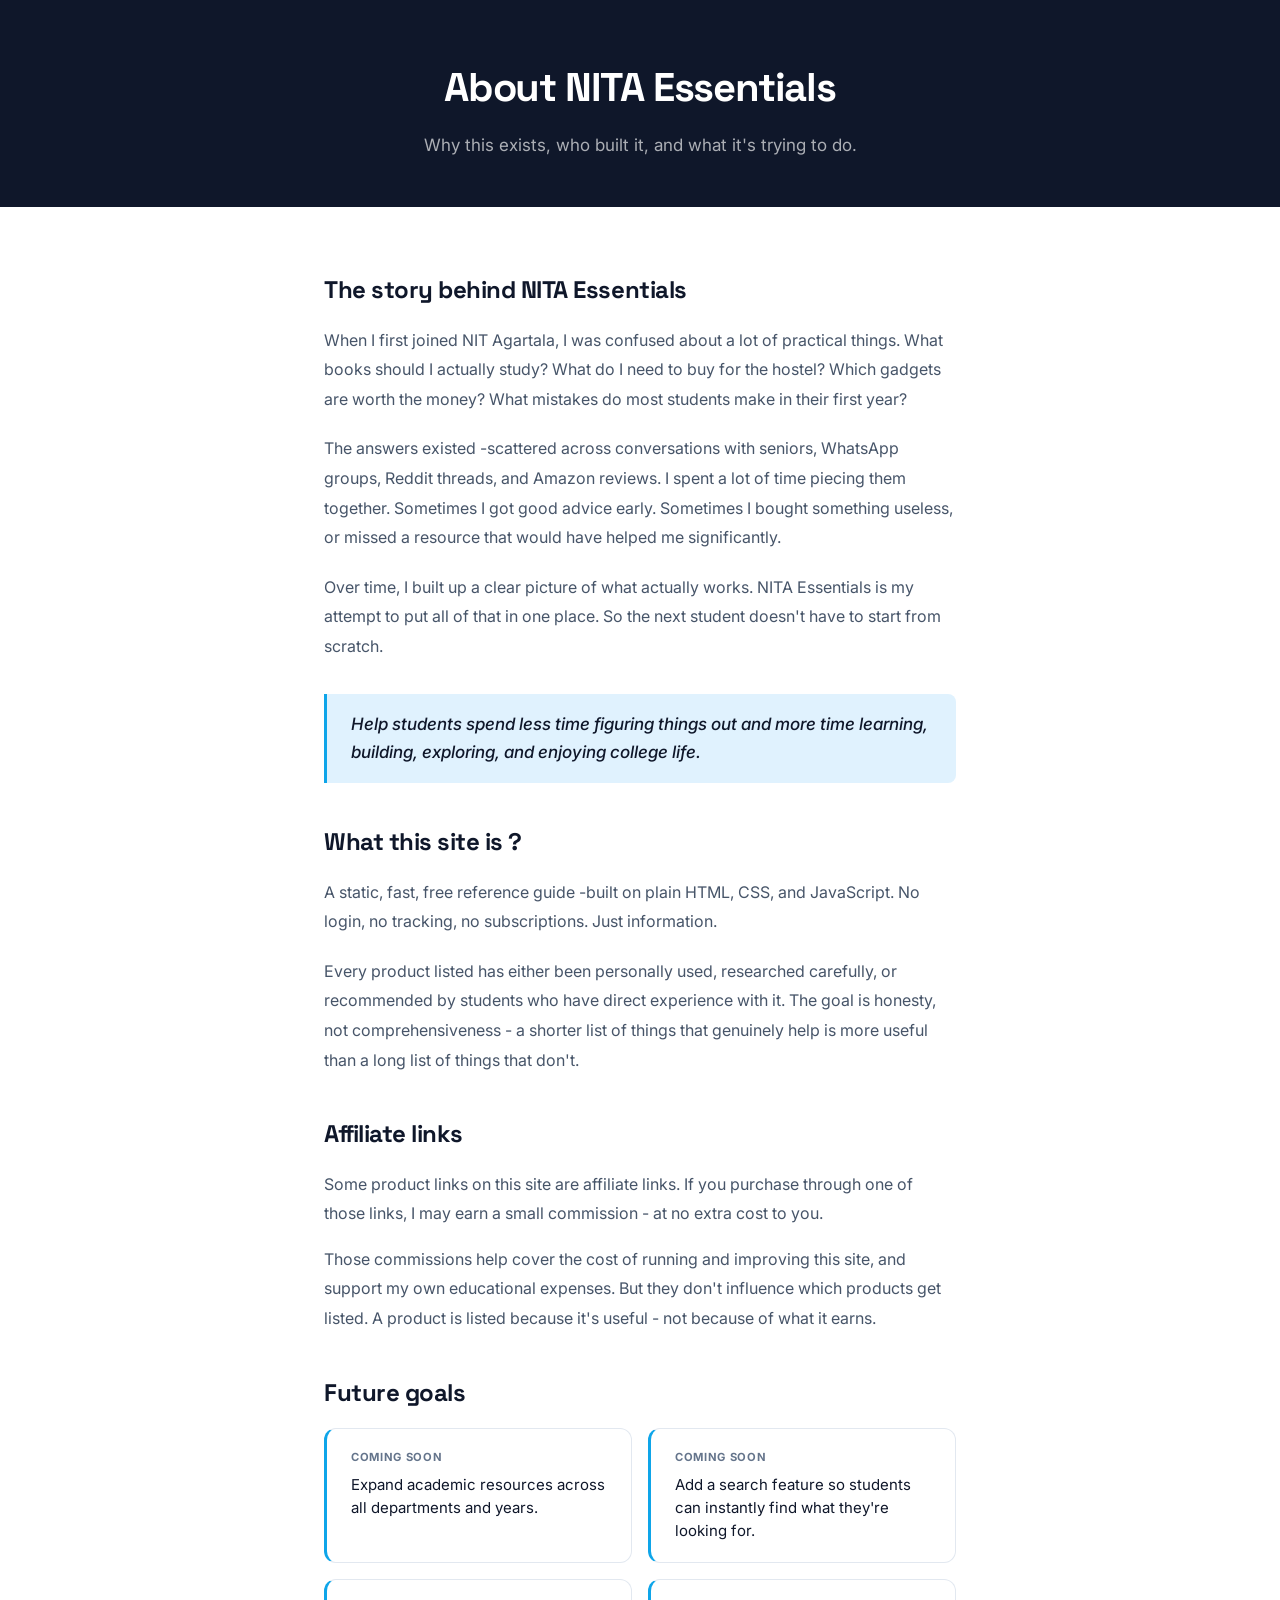
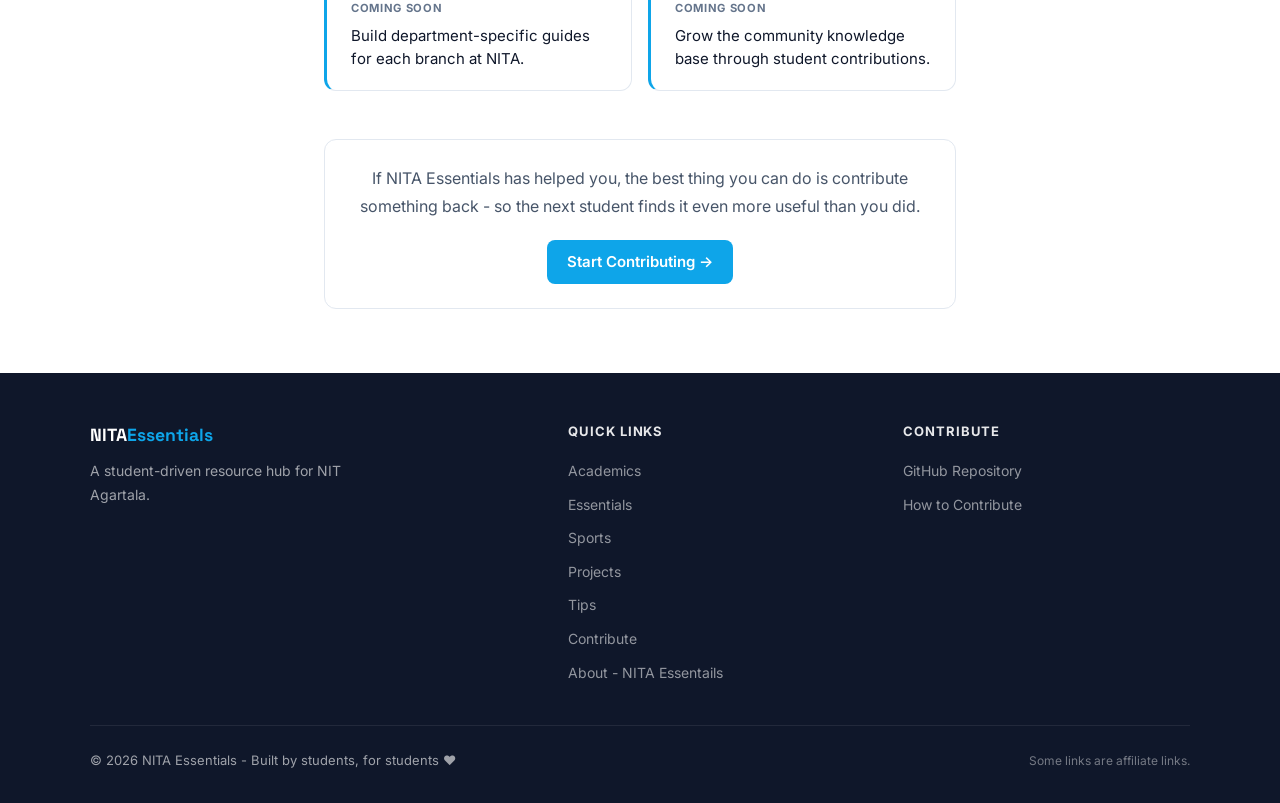
<file: about.html>
<!DOCTYPE html>
<html lang="en">
<head>
  <meta charset="UTF-8" />
  <meta name="viewport" content="width=device-width, initial-scale=1.0" />
  <title>About -National Institute of Technology Agartala Essentials</title>
  <meta name="description" content="Why NITA Essentials was created, who it's for, and the story behind it." />
  <link rel="stylesheet" href="./css/styles.css" />
  <link rel="stylesheet" href="./css/theme.css" />
  <!-- ICON For NITA-Essential -->
  <link rel="apple-touch-icon" sizes="180x180" href="./icon/apple-touch-icon.png">
    <link rel="icon" type="image/png" sizes="32x32" href="./icon/favicon-32x32.png">
    <link rel="icon" type="image/png" sizes="16x16" href="./icon/favicon-16x16.png">
    <link rel="manifest" href="./icon/site.webmanifest">
    
  <!-- Google tag (gtag.js) -->
    <script async src="https://www.googletagmanager.com/gtag/js?id=G-L8GYV0HE63"></script>
    <script>
      window.dataLayer = window.dataLayer || [];
      function gtag(){dataLayer.push(arguments);}
      gtag('js', new Date());

      gtag('config', 'G-L8GYV0HE63');
    </script>

</head>
<body>


<div class="page-hero">
  <div class="container">
    <h1>About NITA Essentials</h1>
    <p>Why this exists, who built it, and what it's trying to do.</p>
  </div>
</div>

<section class="section section-alt">
  <div class="container" style="max-width:680px;">

    <h2 class="section-title" style="margin-bottom:1rem;">The story behind NITA Essentials</h2>
    <p style="color:var(--text-light); line-height:1.85; margin-bottom:1.25rem; font-size:1rem;">When I first joined NIT Agartala, I was confused about a lot of practical things. What books should I actually study? What do I need to buy for the hostel? Which gadgets are worth the money? What mistakes do most students make in their first year?</p>
    <p style="color:var(--text-light); line-height:1.85; margin-bottom:1.25rem; font-size:1rem;">The answers existed -scattered across conversations with seniors, WhatsApp groups, Reddit threads, and Amazon reviews. I spent a lot of time piecing them together. Sometimes I got good advice early. Sometimes I bought something useless, or missed a resource that would have helped me significantly.</p>
    <p style="color:var(--text-light); line-height:1.85; margin-bottom:1.25rem; font-size:1rem;">Over time, I built up a clear picture of what actually works. NITA Essentials is my attempt to put all of that in one place. So the next student doesn't have to start from scratch.</p>

    <blockquote style="border-left:3px solid var(--teal); margin:2rem 0; padding:1rem 1.5rem; background:var(--teal-light); border-radius:0 var(--radius-sm) var(--radius-sm) 0;">
      <p style="font-size:1.0625rem; color:var(--navy); font-style:italic; font-weight:500; line-height:1.7;">Help students spend less time figuring things out and more time learning, building, exploring, and enjoying college life.</p>
    </blockquote>

    <h2 class="section-title" style="margin-bottom:1rem; margin-top:2.5rem;">What this site is ?</h2>
    <p style="color:var(--text-light); line-height:1.85; margin-bottom:1.25rem; font-size:1rem;">A static, fast, free reference guide -built on plain HTML, CSS, and JavaScript. No login, no tracking, no subscriptions. Just information.</p>
    <p style="color:var(--text-light); line-height:1.85; margin-bottom:1.25rem; font-size:1rem;">Every product listed has either been personally used, researched carefully, or recommended by students who have direct experience with it. The goal is honesty, not comprehensiveness - a shorter list of things that genuinely help is more useful than a long list of things that don't.</p>

    <h2 class="section-title" style="margin-bottom:1rem; margin-top:2.5rem;">Affiliate links</h2>
    <p style="color:var(--text-light); line-height:1.85; margin-bottom:1rem; font-size:1rem;">Some product links on this site are affiliate links. If you purchase through one of those links, I may earn a small commission - at no extra cost to you.</p>
    <p style="color:var(--text-light); line-height:1.85; margin-bottom:1rem; font-size:1rem;">Those commissions help cover the cost of running and improving this site, and support my own educational expenses. But they don't influence which products get listed. A product is listed because it's useful - not because of what it earns.</p>

    <h2 class="section-title" style="margin-bottom:1rem; margin-top:2.5rem;">Future goals</h2>
    <div class="tips-grid" style="margin-top:1rem;">
      <div class="tip-card">
        <div class="tip-category">Coming Soon</div>
        <p>Expand academic resources across all departments and years.</p>
      </div>
      <div class="tip-card">
        <div class="tip-category">Coming Soon</div>
        <p>Add a search feature so students can instantly find what they're looking for.</p>
      </div>
      <div class="tip-card">
        <div class="tip-category">Coming Soon</div>
        <p>Build department-specific guides for each branch at NITA.</p>
      </div>
      <div class="tip-card">
        <div class="tip-category">Coming Soon</div>
        <p>Grow the community knowledge base through student contributions.</p>
      </div>
    </div>

    <div style="margin-top:3rem; padding:1.5rem; background:var(--surface); border:1px solid var(--border); border-radius:var(--radius); text-align:center;">
      <p style="font-size:1rem; color:var(--text-light); margin-bottom:1.25rem; line-height:1.75;">If NITA Essentials has helped you, the best thing you can do is contribute something back - so the next student finds it even more useful than you did.</p>
      <a href="contribute.html#contributions" class="btn btn-primary">Start Contributing →</a>
    </div>

  </div>
</section>

<footer>
  <div class="footer-inner">
    <div class="footer-brand">
      <h3>NITA<span>Essentials</span></h3>
      <p>A student-driven resource hub for NIT Agartala.</p>
    </div>
    <div class="footer-col">
      <h4>Quick Links</h4>
      <ul>
        <li><a href="academics.html">Academics</a></li>
        <li><a href="essentials.html">Essentials</a></li>
        <li><a href="sports.html">Sports</a></li>
        <li><a href="projects.html">Projects</a></li>          
        <li><a href="tips.html">Tips</a></li>
        <li><a href="contribute.html">Contribute</a></li>
        <li><a href="about.html">About - NITA Essentails</a></li>
      </ul>
    </div>
    <div class="footer-col">
      <h4>Contribute</h4>
      <ul>
        <li><a href="https://github.com/nita-essentials/nita-essentials.github.io" target="_blank">GitHub Repository</a></li>
        <li><a href="contribute.html">How to Contribute</a></li>
      </ul>
    </div>
  </div>
  <div class="footer-bottom">
    <span>© 2026 NITA Essentials - Built by students, for students ❤️</span>
    <span style="font-size:0.75rem; opacity:0.7;">Some links are affiliate links.</span>
  </div>
</footer>

<script>
  const hamburger = document.getElementById('hamburger');
  const navLinks = document.getElementById('nav-links');

  if (hamburger && navLinks) {
    hamburger.addEventListener('click', () => {
      navLinks.classList.toggle('open');
    });
  }
</script>

<script src="notices.js"></script>
</body>
</html>
</file>
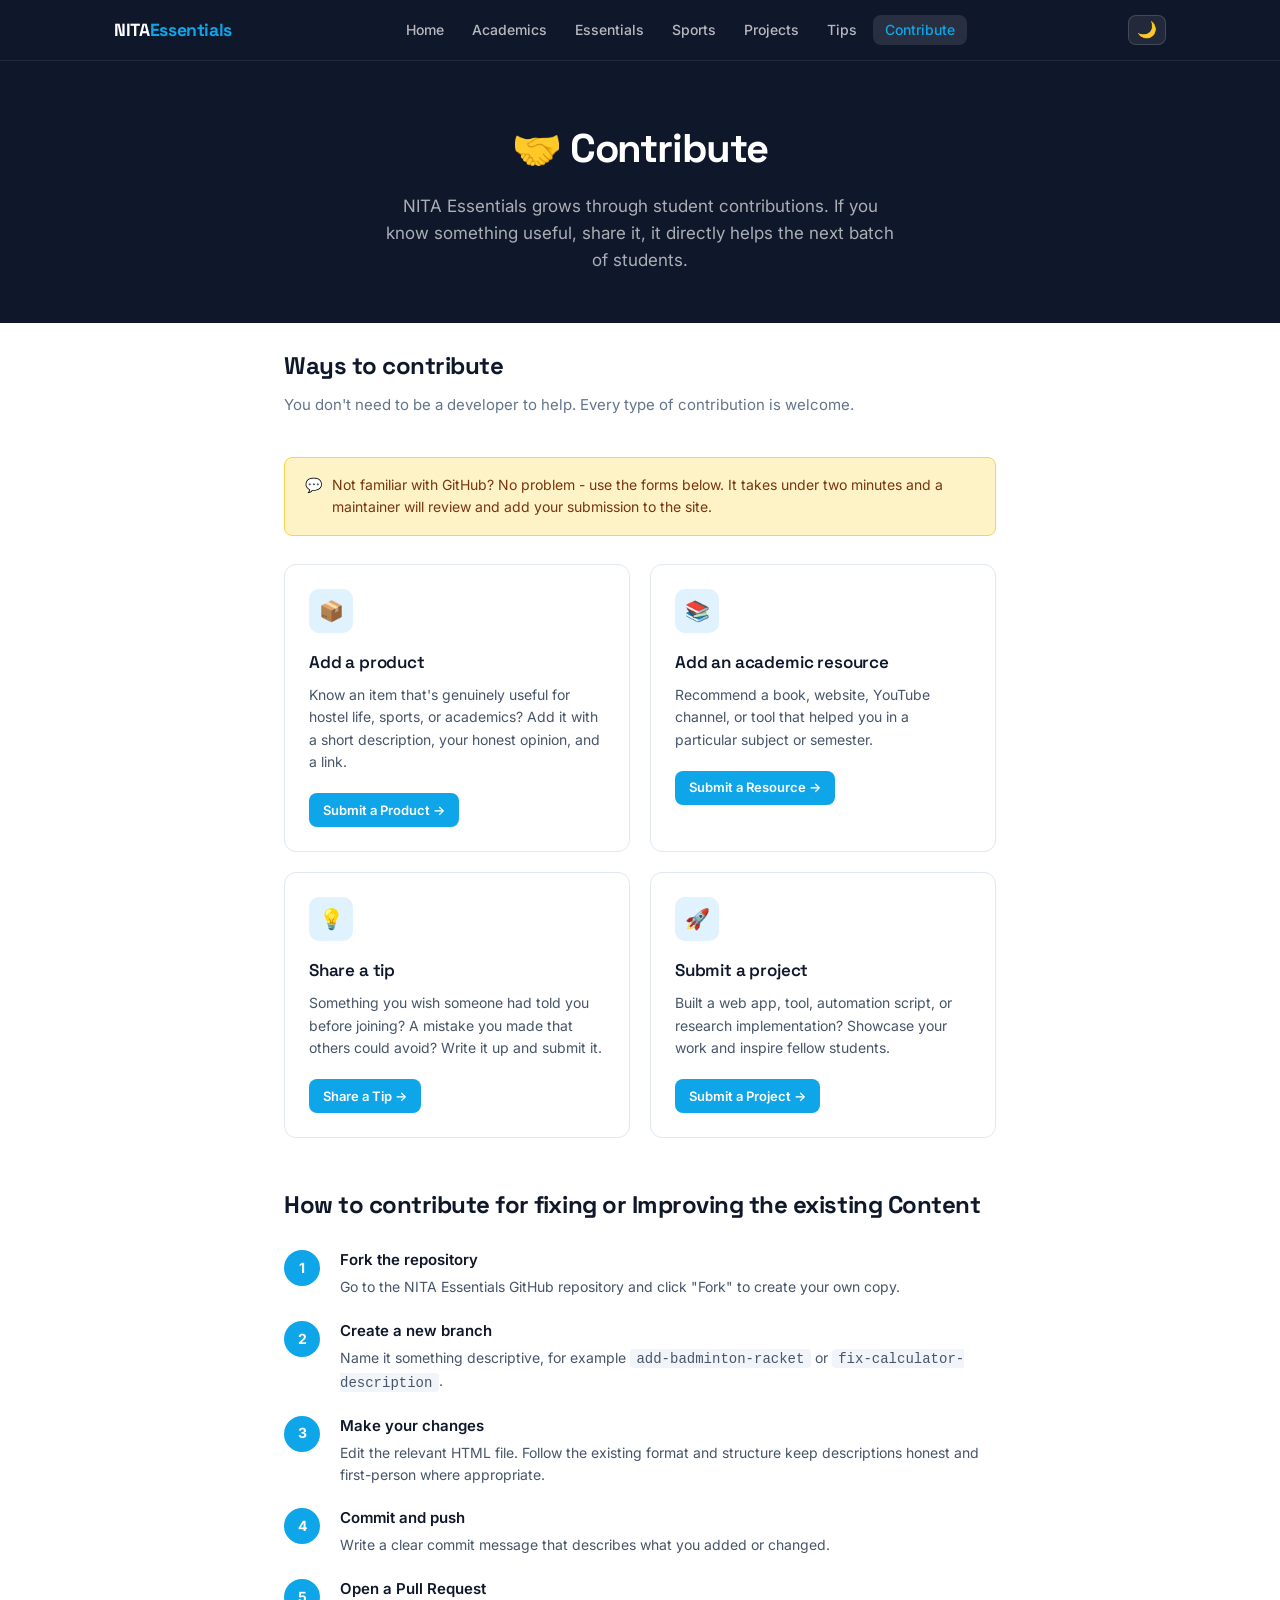
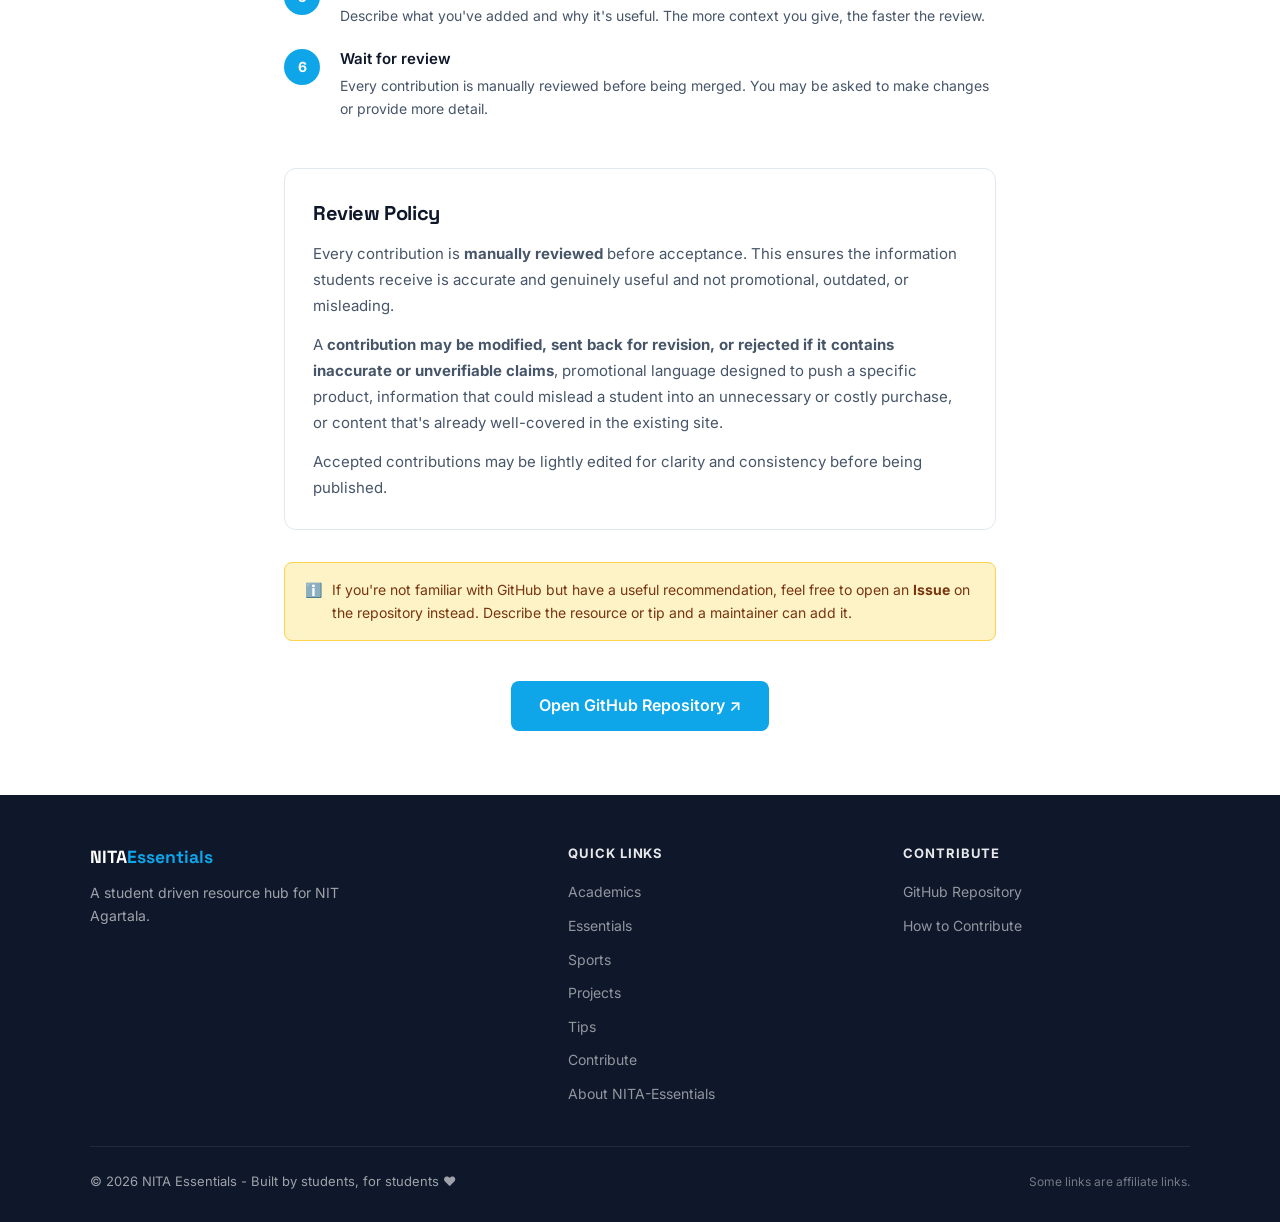
<file: contribute.html>
<!DOCTYPE html>
<html lang="en">
<head>
  <meta charset="UTF-8" />
  <meta name="viewport" content="width=device-width, initial-scale=1.0" />
  <title>Contribute  National Institute of Technology Agartala Essentials</title>
  <meta name="description" content="Help future NIT Agartala students by contributing resources, tips, and product recommendations to NITA Essentials." />
  <!-- ICON For NITA-Essential -->
  <link rel="apple-touch-icon" sizes="180x180" href="./icon/apple-touch-icon.png">
    <link rel="icon" type="image/png" sizes="32x32" href="./icon/favicon-32x32.png">
    <link rel="icon" type="image/png" sizes="16x16" href="./icon/favicon-16x16.png">
    <link rel="manifest" href="./icon/site.webmanifest">
  <link rel="stylesheet" href="./css/styles.css" />
  <link rel="stylesheet" href="./css/theme.css" />
  
  <!-- Google tag (gtag.js) -->
    <script async src="https://www.googletagmanager.com/gtag/js?id=G-L8GYV0HE63"></script>
    <script>
      window.dataLayer = window.dataLayer || [];
      function gtag(){dataLayer.push(arguments);}
      gtag('js', new Date());

      gtag('config', 'G-L8GYV0HE63');
    </script>

</head>
<body>

<div id="nav"></div>

<div class="page-hero">
  <div class="container">
    <h1>🤝 Contribute</h1>
    <p>NITA Essentials grows through student contributions. If you know something useful, share it, it directly helps the next batch of students.</p>
  </div>
</div>

<section class="section section-alt" style="padding-top:1.5rem;">
  <div class="container" style="max-width:760px;">

    <h2 class="section-title" id="ways-to-contribute">Ways to contribute</h2>
    <p class="section-sub">You don't need to be a developer to help. Every type of contribution is welcome.</p>

     <div class="notice" style="margin-bottom:1.75rem;" id="contributions">
      <span>💬</span>
      <div>Not familiar with GitHub? No problem - use the forms below. It takes under two minutes and a maintainer will review and add your submission to the site.</div>
    </div>

    <div class="card-grid" style="margin-bottom:3rem;">
      <div class="card">
        <div class="card-icon">📦</div>
        <h3>Add a product</h3>
        <p>Know an item that's genuinely useful for hostel life, sports, or academics? Add it with a short description, your honest opinion, and a link.</p>
        <a href="https://forms.gle/5dghsiNR8hhgEqoAA" target="_blank" rel="noopener" class="btn btn-primary btn-sm">Submit a Product →</a>
      </div>
      <div class="card">
        <div class="card-icon">📚</div>
        <h3>Add an academic resource</h3>
        <p>Recommend a book, website, YouTube channel, or tool that helped you in a particular subject or semester.</p>
        <a href="https://forms.gle/CuD1Ahxb54ZH9pHGA" target="_blank" rel="noopener" class="btn btn-primary btn-sm">Submit a Resource → </a>
      </div>
      <div class="card">
        <div class="card-icon">💡</div>
        <h3>Share a tip</h3>
        <p>Something you wish someone had told you before joining? A mistake you made that others could avoid? Write it up and submit it.</p>
        <a href="https://forms.gle/qc7ztMnnkczv67aM7" target="_blank" rel="noopener" class="btn btn-primary btn-sm">Share a Tip →</a>
      </div>
      <div class="card">
        <div class="card-icon">🚀</div>
        <h3>Submit a project</h3>
        <p>Built a web app, tool, automation script, or research implementation? Showcase your work and inspire fellow students.</p>
        <a href="https://docs.google.com/forms/d/e/1FAIpQLSdO_3fpScFzIBaKlsXUSYHU2pd4UCEIIFFw8a9D_o3gfkbqiw/viewform?usp=header" target="_blank" rel="noopener" class="btn btn-primary btn-sm">Submit a Project →</a>
      </div>
    </div>

    <!-- HOW TO CONTRIBUTE -->
    <h2 id="how-to-contribute" class="section-title" style="margin-bottom:1.5rem;">How to contribute for fixing or Improving the existing Content</h2>

    <div class="steps-list" style="margin-bottom:3rem;">
      <div class="step-item">
        <div class="step-num">1</div>
        <div class="step-text">
          <h4>Fork the repository</h4>
          <p>Go to the NITA Essentials GitHub repository and click "Fork" to create your own copy.</p>
        </div>
      </div>
      <div class="step-item">
        <div class="step-num">2</div>
        <div class="step-text">
          <h4>Create a new branch</h4>
          <p>Name it something descriptive,  for example <code style="background:#f1f5f9;padding:0.1rem 0.4rem;border-radius:4px;font-size:0.875rem;">add-badminton-racket</code> or <code style="background:#f1f5f9;padding:0.1rem 0.4rem;border-radius:4px;font-size:0.875rem;">fix-calculator-description</code>.</p>
        </div>
      </div>
      <div class="step-item">
        <div class="step-num">3</div>
        <div class="step-text">
          <h4>Make your changes</h4>
          <p>Edit the relevant HTML file. Follow the existing format and structure  keep descriptions honest and first-person where appropriate.</p>
        </div>
      </div>
      <div class="step-item">
        <div class="step-num">4</div>
        <div class="step-text">
          <h4>Commit and push</h4>
          <p>Write a clear commit message that describes what you added or changed.</p>
        </div>
      </div>
      <div class="step-item">
        <div class="step-num">5</div>
        <div class="step-text">
          <h4>Open a Pull Request</h4>
          <p>Describe what you've added and why it's useful. The more context you give, the faster the review.</p>
        </div>
      </div>
      <div class="step-item">
        <div class="step-num">6</div>
        <div class="step-text">
          <h4>Wait for review</h4>
          <p>Every contribution is manually reviewed before being merged. You may be asked to make changes or provide more detail.</p>
        </div>
      </div>
    </div>

    <!-- REVIEW POLICY -->
    <div id="policy" style="background:var(--surface); border:1px solid var(--border); border-radius:var(--radius); padding:1.75rem; margin-bottom:2rem;">
      <h2 class="section-title" style="font-size:1.25rem; margin-bottom:0.75rem;">Review Policy</h2>
      <p style="color:var(--text-light); font-size:0.9375rem; line-height:1.75; margin-bottom:0.75rem;">Every contribution is <strong>manually reviewed</strong> before acceptance. This ensures the information students receive is accurate and genuinely useful and not promotional, outdated, or misleading.</p>
      <p style="color:var(--text-light); font-size:0.9375rem; line-height:1.75; margin-bottom:0.75rem;">A <strong>contribution may be modified, sent back for revision, or rejected if it contains inaccurate or unverifiable claims</strong>, promotional language designed to push a specific product, information that could mislead a student into an unnecessary or costly purchase, or content that's already well-covered in the existing site.</p>
      <p style="color:var(--text-light); font-size:0.9375rem; line-height:1.75;">Accepted contributions may be lightly edited for clarity and consistency before being published.</p>
    </div>

    <div class="notice">
      <span>ℹ️</span>
      <div>If you're not familiar with GitHub but have a useful recommendation, feel free to open an <strong>Issue</strong> on the repository instead. Describe the resource or tip and a maintainer can add it.</div>
    </div>

    <div style="text-align:center; margin-top:2.5rem;">
      <a href="https://github.com/nita-essentials/nita-essentials.github.io" target="_blank" class="btn btn-primary" style="font-size:1rem; padding:0.75rem 1.75rem;">Open GitHub Repository ↗</a>
    </div>

  </div>
</section>

<div id="footer"></div>

<script src="./js/components.js"></script>
<script src="notices.js"></script>
</body>
</html>
</file>
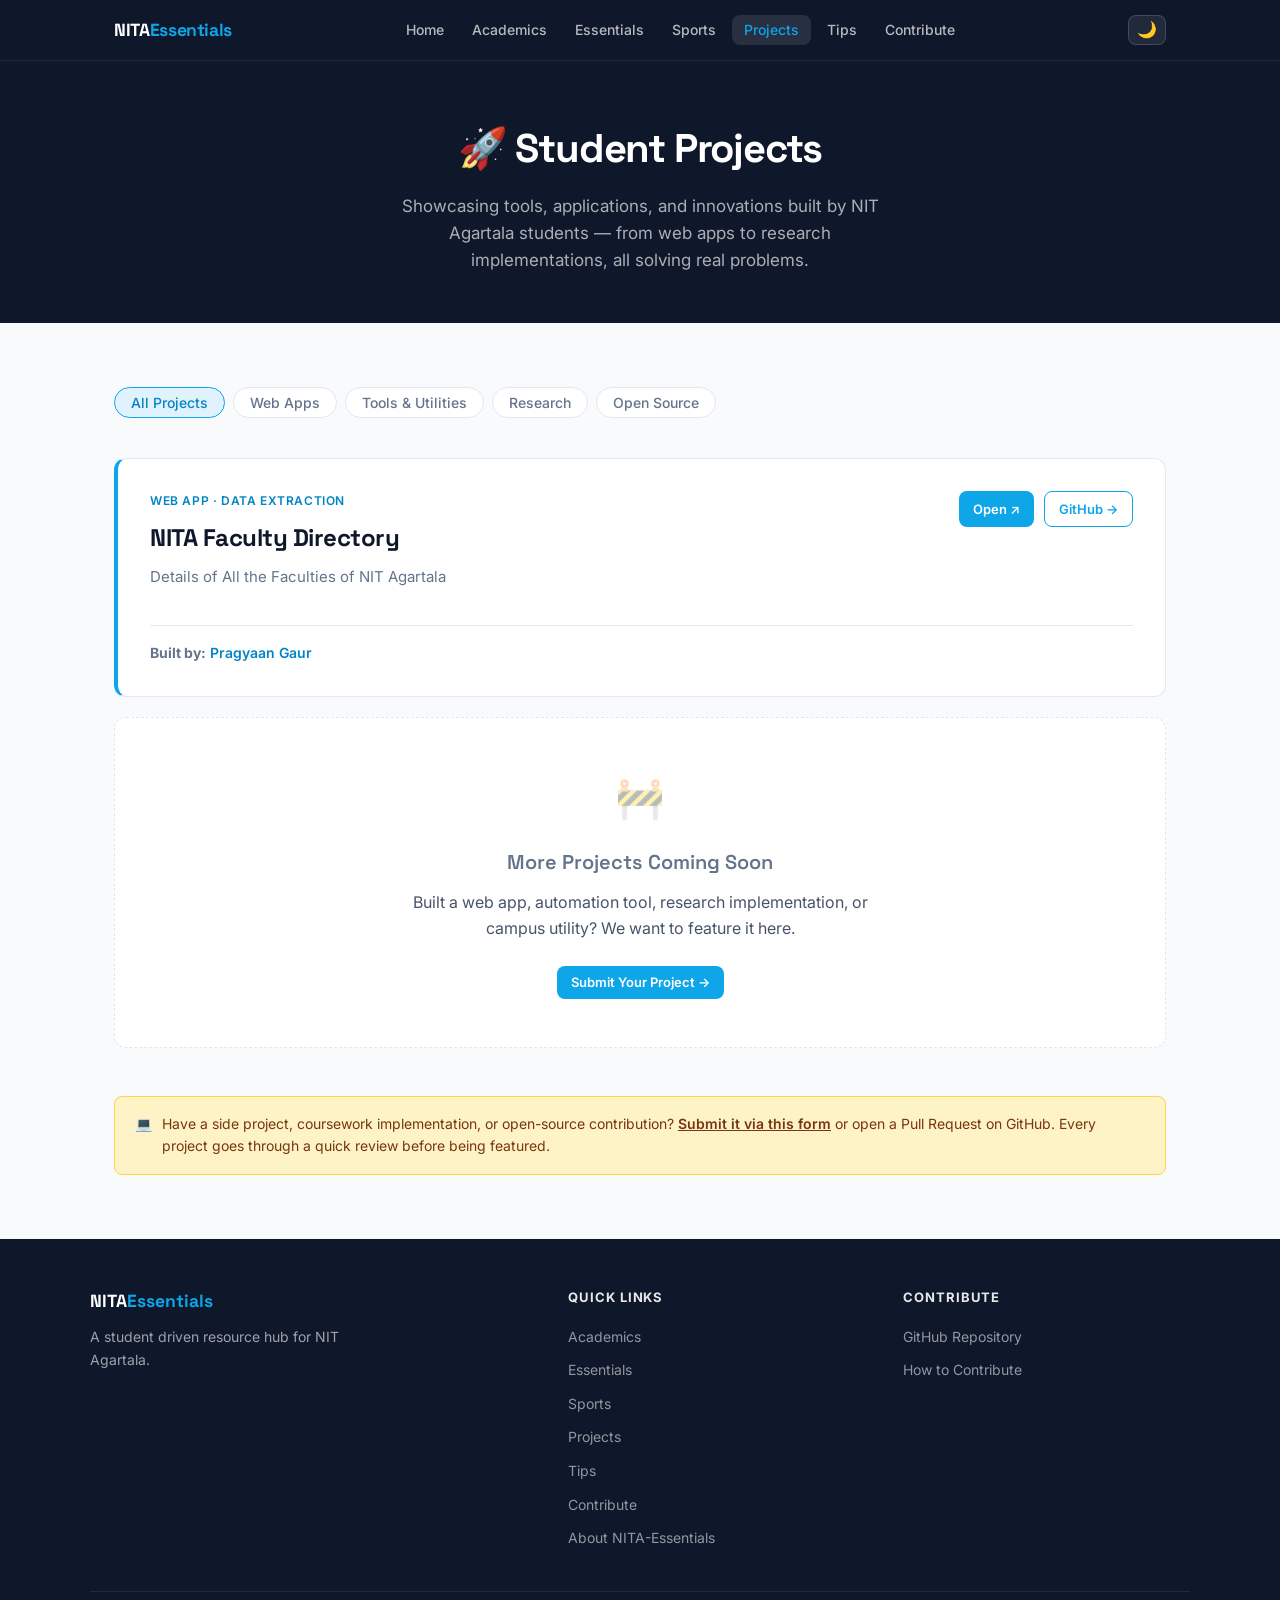
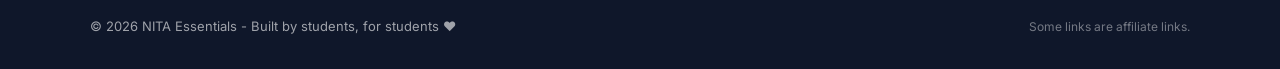
<file: projects.html>
<!DOCTYPE html>
<html lang="en">
<head>
  <meta charset="UTF-8" />
  <meta name="viewport" content="width=device-width, initial-scale=1.0" />
  <title>Student Projects - National Institute of Technology Agartala Essentials</title>
  <meta name="description" content="Explore projects built by NIT Agartala students - web apps, tools, research, and open-source contributions showcasing campus innovation." />
  
  <!-- ICON For NITA-Essential -->
  <link rel="apple-touch-icon" sizes="180x180" href="./icon/apple-touch-icon.png">
  <link rel="icon" type="image/png" sizes="32x32" href="./icon/favicon-32x32.png">
  <link rel="icon" type="image/png" sizes="16x16" href="./icon/favicon-16x16.png">
  <link rel="manifest" href="./icon/site.webmanifest">
  <link rel="stylesheet" href="./css/styles.css" />
  <link rel="stylesheet" href="./css/theme.css" />  
  <!-- Google tag (gtag.js) -->
  <script async src="https://www.googletagmanager.com/gtag/js?id=G-L8GYV0HE63"></script>
  <script>
    window.dataLayer = window.dataLayer || [];
    function gtag(){dataLayer.push(arguments);}
    gtag('js', new Date());
    gtag('config', 'G-L8GYV0HE63');
  </script>
</head>

<body>

<div id="nav"></div>

<div class="page-hero">
  <div class="container">
    <h1>🚀 Student Projects</h1>
    <p>Showcasing tools, applications, and innovations built by NIT Agartala students — from web apps to research implementations, all solving real problems.</p>
  </div>
</div>

<section class="section">
  <div class="container" id="all-projects">

    <!-- Filter Buttons -->
    <div class="filter-bar filter-mb">
      <button class="filter-btn active" data-cat="all">All Projects</button>
      <button class="filter-btn" data-cat="Web App">Web Apps</button>
      <button class="filter-btn" data-cat="Tool">Tools & Utilities</button>
      <button class="filter-btn" data-cat="Research">Research</button>
      <button class="filter-btn" data-cat="Open Source">Open Source</button>
    </div>

    <!-- Projects Grid -->
    <div class="card-grid" id="projects-grid">

      <!-- NITA Faculty Directory Project -->
      <div class="project-item project-full" data-cat="Web App">
        <div class="project-card">
          
          <!-- Project Header -->
          <div class="project-header">
            <div>
              <div class="project-category-wrapper">
                <span class="project-category">Web App · Data Extraction</span>
              </div>
              <h3 class="project-title">NITA Faculty Directory</h3>
              <p class="project-description">Details of All the Faculties of NIT Agartala</p>
            </div>
            <div class="project-actions">
              <a href="https://pragyaangaur.github.io/NITA-Faculty-Directory/" target="_blank" rel="noopener noreferrer" class="btn btn-primary btn-sm">
                Open ↗
              </a>
              <a href="https://github.com/pragyaangaur/NITA-Faculty-Directory" target="_blank" rel="noopener noreferrer" class="btn btn-outline btn-sm">
                GitHub →
              </a>
            </div>
          </div>

          <!-- Author Credit -->
          <div class="project-author">
            <p class="project-author-text">
              <strong>Built by:</strong> <a href="https://github.com/pragyaangaur" target="_blank" rel="noopener noreferrer" class="project-author-link">Pragyaan Gaur</a>
            </p>
          </div>

        </div>
      </div>

      <!-- Placeholder for more projects -->
      <div class="project-item project-full" data-cat="Tool,Research,Open Source">
        <div class="project-placeholder">
          <div class="project-placeholder-icon">🚧</div>
          <h3 class="project-placeholder-title">More Projects Coming Soon</h3>
          <p class="project-placeholder-text">
            Built a web app, automation tool, research implementation, or campus utility? We want to feature it here.
          </p>
          <a href="contribute.html#contributions" class="btn btn-primary btn-sm">Submit Your Project →</a>
        </div>
      </div>

    </div>

    <!-- Call to Action -->
    <div class="notice notice-mt">
      <span>💻</span>
      <div>
        Have a side project, coursework implementation, or open-source contribution? 
        <a href="https://docs.google.com/forms/d/e/1FAIpQLSdO_3fpScFzIBaKlsXUSYHU2pd4UCEIIFFw8a9D_o3gfkbqiw/viewform?usp=header" class="notice-link">Submit it via this form</a> 
        or open a Pull Request on GitHub. Every project goes through a quick review before being featured.
      </div>
    </div>

  </div>
</section>

<button id="backToTopBtn" aria-label="Back to Top">
  ↑
</button>

<div id="footer"></div>

<script>
  // ===== Project Category Filter =====
  document.querySelectorAll('.filter-btn').forEach(btn => {
    btn.addEventListener('click', () => {

      document.querySelectorAll('.filter-btn').forEach(b =>
        b.classList.remove('active')
      );

      btn.classList.add('active');

      const cat = btn.dataset.cat;

      document.querySelectorAll('.project-item').forEach(card => {

        const categories = card.dataset.cat
          .split(",")
          .map(item => item.trim());

        if (cat === "all" || categories.includes(cat)) {
          card.style.display = "";
        } else {
          card.style.display = "none";
        }

      });

    });
  });


  // ===== Back To Top Button =====
  const backToTopBtn = document.getElementById("backToTopBtn");
  const footer = document.getElementById("footer");

  window.addEventListener("scroll", () => {
    const footerTop = footer.getBoundingClientRect().top;
    const windowHeight = window.innerHeight;

    if (window.scrollY > 300) {
      backToTopBtn.classList.add("show");
    } else {
      backToTopBtn.classList.remove("show");
    }

    if (footerTop < windowHeight) {
      backToTopBtn.classList.remove("show");
    }
  });

  backToTopBtn.addEventListener("click", () => {
    window.scrollTo({
      top: 0,
      behavior: "smooth"
    });
  });
</script>
<script src="./js/components.js"></script>
<script src="notices.js"></script>
</body>
</html>
</file>
<file: css/styles.css>
/* ===== NITA ESSENTIALS - Main Stylesheet ===== */
/* Design: Deep navy + electric teal + warm amber on off-white canvas */
/* Font stack: Space Grotesk display, Inter body */

@import url('https://fonts.googleapis.com/css2?family=Space+Grotesk:wght@400;500;600;700&family=Inter:wght@400;500;600&display=swap');

:root {
  --navy: #0f172a;
  --navy-mid: #1e293b;
  --teal: #0ea5e9;
  --teal-dark: #0284c7;
  --teal-light: #e0f2fe;
  --amber: #f59e0b;
  --amber-light: #fef3c7;
  --off-white: #f8fafc;
  --surface: #ffffff;
  --muted: #64748b;
  --border: #e2e8f0;
  --text: #0f172a;
  --text-light: #475569;
  --radius: 12px;
  --radius-sm: 8px;
  --shadow: 0 1px 3px rgba(0,0,0,0.07), 0 4px 12px rgba(0,0,0,0.06);
  --shadow-hover: 0 4px 12px rgba(14,165,233,0.15), 0 8px 24px rgba(0,0,0,0.1);
}

*, *::before, *::after { box-sizing: border-box; margin: 0; padding: 0; }

html { scroll-behavior: smooth; }

body {
  font-family: 'Inter', -apple-system, sans-serif;
  background: var(--off-white);
  color: var(--text);
  line-height: 1.6;
  font-size: 16px;
}
/* ========THEMES======== */


/* ── Theme toggle button ── */
[data-theme="dark"] #theme-toggle {
  background: rgba(255,255,255,0.1);
  border-color: rgba(255,255,255,0.15);
}

/* ── Academics sticky nav ── */
[data-theme="dark"] #academics-nav {
  background: rgba(15, 23, 42, 0.85);
}

/* ===== NAVIGATION ===== */
#nav {
  position: sticky;
  top: 0;
  z-index: 97;
}

#nav nav {
  background: var(--navy);
  border-bottom: 1px solid rgba(255,255,255,0.08);
  transition: transform 0.3s ease;
}

#nav nav.nav-hidden {
  transform: translateY(-100%);
}

.nav-inner {
  max-width: 1100px;
  margin: 0 auto;
  padding: 0 1.5rem;
  display: flex;
  align-items: center;
  justify-content: space-between;
  height: 60px;
}

.nav-logo {
  font-family: 'Space Grotesk', sans-serif;
  font-weight: 700;
  font-size: 1.1rem;
  color: white;
  text-decoration: none;
  letter-spacing: -0.02em;
}

.nav-logo span { color: var(--teal); }

.nav-links {
  display: flex;
  gap: 0.25rem;
  list-style: none;
  z-index: 200;
}

.nav-links a {
  color: rgba(255,255,255,0.7);
  text-decoration: none;
  padding: 0.4rem 0.75rem;
  border-radius: var(--radius-sm);
  font-size: 0.875rem;
  font-weight: 500;
  transition: all 0.15s;
}

.nav-links a:hover,
.nav-links a.active {
  color: white;
  background: rgba(255,255,255,0.1);
}

.nav-links a.active { color: var(--teal); }

.hamburger {
  display: none;
  flex-direction: column;
  gap: 5px;
  cursor: pointer;
  background: none;
  border: none;
  padding: 4px;
}

.hamburger span {
  display: block;
  width: 22px;
  height: 2px;
  background: white;
  border-radius: 2px;
  transition: all 0.25s;
}

/* academis navbar */
#academics-nav {
  padding: 0.5rem 1rem; 
  top: 60px; 
  position: sticky; 
  transition: top 0.3s ease; 
  z-index: 99;  
  backdrop-filter: blur(16px) saturate(180%); -webkit-backdrop-filter: blur(16px) saturate(180%);
}

/* ===== LAYOUT ===== */
.container {
  max-width: 1100px;
  margin: 0 auto;
  padding: 0 1.5rem;
}

.page-hero {
  background: var(--navy);
  padding: 3.5rem 1.5rem 3rem;
  text-align: center;
}

.page-hero h1 {
  font-family: 'Space Grotesk', sans-serif;
  font-size: clamp(1.75rem, 4vw, 2.5rem);
  font-weight: 700;
  color: white;
  letter-spacing: -0.03em;
  margin-bottom: 0.75rem;
}

.page-hero p {
  color: rgba(255,255,255,0.65);
  max-width: 520px;
  margin: 0 auto;
  font-size: 1.0625rem;
}

.section {
  padding: 4rem 1.5rem;
}

.section-alt { background: var(--surface); }

.section-title {
  font-family: 'Space Grotesk', sans-serif;
  font-size: 1.5rem;
  font-weight: 700;
  letter-spacing: -0.02em;
  margin-bottom: 0.5rem;
  color: var(--navy);
  /* below the one line code is for scroll positioning, so that the content doesn't overlaps */
  scroll-margin-top: 130px;
}

.section-sub {
  color: var(--muted);
  margin-bottom: 2.5rem;
  font-size: 0.9375rem;
}

/* ===== BUTTONS ===== */
.btn {
  display: inline-flex;
  align-items: center;
  gap: 0.4rem;
  padding: 0.625rem 1.25rem;
  border-radius: var(--radius-sm);
  font-weight: 600;
  font-size: 0.9375rem;
  text-decoration: none;
  transition: all 0.15s;
  cursor: pointer;
  border: none;
  font-family: inherit;
}

.btn-primary {
  background: var(--teal);
  color: white;
}

.btn-primary:hover {
  background: var(--teal-dark);
  transform: translateY(-1px);
  box-shadow: 0 4px 12px rgba(14,165,233,0.35);
}

.btn-outline {
  background: transparent;
  color: var(--teal);
  border: 1.5px solid var(--teal);
}

.btn-outline:hover {
  background: var(--teal-light);
}

.hoopers-details {
  width: min(100%, 320px);
  min-height: 48px;
  justify-content: center;
  padding: 0.75rem 1.5rem;
  background: linear-gradient(135deg, rgba(14, 165, 233, 0.92), rgba(2, 132, 199, 0.78));
  color: #ffffff;
  border: 1px solid rgba(255, 255, 255, 0.5);
  box-shadow: 0 8px 22px rgba(2, 132, 199, 0.28), inset 0 1px 0 rgba(255, 255, 255, 0.3);
  -webkit-backdrop-filter: blur(10px);
  backdrop-filter: blur(10px);
  font-size: 1rem;
  letter-spacing: 0;
}

.hoopers-details:hover {
  background: linear-gradient(135deg, rgba(56, 189, 248, 0.98), rgba(14, 165, 233, 0.9));
  color: #ffffff;
  border-color: rgba(255, 255, 255, 0.8);
  transform: translateY(-2px);
  box-shadow: 0 12px 28px rgba(2, 132, 199, 0.38), inset 0 1px 0 rgba(255, 255, 255, 0.4);
}

.hoopers-details:focus-visible {
  outline: 3px solid var(--teal);
  outline-offset: 3px;
}

.btn-ghost {
  background: rgba(255,255,255,0.1);
  color: white;
  border: 1.5px solid rgba(255,255,255,0.2);
}

.btn-ghost:hover {
  background: rgba(255,255,255,0.18);
}

.btn-sm {
  padding: 0.4rem 0.875rem;
  font-size: 0.8125rem;
}

/* Theme toggle button base styles */
#theme-toggle {
  background: rgba(255,255,255,0.08);
  border: 1px solid rgba(255,255,255,0.15);
  border-radius: var(--radius-sm);
  color: white;
  cursor: pointer;
  font-size: 1rem;
  padding: 0.35rem 0.5rem;
  transition: all 0.2s;
  line-height: 1;
}

#theme-toggle:hover {
  background: rgba(255,255,255,0.15);
}

/* code for the discord and start contri button in the academics tab */
.button-group{
    display:flex;
    justify-content:center;
    align-items:center;
    gap:1rem;
    flex-wrap:wrap;
}

.discord-btn{
  background:#5865F2;
}

.discord-btn:hover{
  background:#ffffff;
  color: #5865F2;
}

.discord-btn img{
    width:20px;
    height:20px;
    object-fit:contain;
}

/* for youtube button */
.yt-btn {
  border-color: rgb(255, 0, 0); 
  color: red; margin-right: 2rem;
}

.yt-btn:hover {
  background: #dc4a4a;
  color: #ffffff;
}


/* ------------Instagram Button----------*/

.instagram-btn {
  background: linear-gradient(to right, #feda75, #fa7e1e, #d62976, #962fbf);
  border-radius: 20px;
  color: white;
  text-align: center;
  line-height: 28px;
  text-decoration: none;
  transition: transform 0.2s;
}

.instagram-btn:hover {
  transform: scale(1.05);
}   


/*Back to Top Button */
#backToTopBtn {
  position: fixed;
  right: 24px;
  bottom: 24px;

  width: 52px;
  height: 52px;

  display: flex;
  justify-content: center;
  align-items: center;

  border-radius: 50%;
  border: 1px solid rgba(255, 255, 255, 0.18);

  background: rgba(36, 127, 224, 0.786);
  border: 1px solid rgba(14, 165, 233, 0.25);
  backdrop-filter: blur(14px) saturate(180%);
  -webkit-backdrop-filter: blur(14px) saturate(180%);

  color: #ffffff;
  font-size: 22px;
  font-weight: 700;

  cursor: pointer;

  box-shadow:
    0 8px 30px rgba(0, 0, 0, 0.12),
    inset 0 1px 1px rgba(255, 255, 255, 0.3);

  opacity: 0;
  visibility: hidden;
  transform: translateY(15px);

  transition: all 0.3s ease;

  z-index: 9999;
}


#backToTopBtn:hover {
  transform: translateY(-4px) scale(1.05);
  background: rgba(255, 255, 255, 0.25);
  color: #1d4ed8;

  box-shadow:
    0 12px 35px rgba(37, 99, 235, 0.22),
    inset 0 1px 2px rgba(255, 255, 255, 0.35);
}


#backToTopBtn.show {
  opacity: 1;
  visibility: visible;
  transform: translateY(0);
}

#backToTopBtn:active {
  transform: scale(0.95);
}
/* ========= Read More Button ======== */

/* 
Removes read more button for desktop devices
*/
.read-more-btn {
  display: none;
}

html {
  scroll-behavior: smooth;
}
/* ===== CARDS ===== */
.card-grid {
  display: grid;
  grid-template-columns: repeat(auto-fill, minmax(300px, 1fr));
  gap: 1.25rem;
}

.card {
  background: var(--surface);
  border: 1px solid var(--border);
  border-radius: var(--radius);
  padding: 1.5rem;
  transition: all 0.2s;
}

.card:hover {
  border-color: var(--teal);
  box-shadow: var(--shadow-hover);
  transform: translateY(-2px);
}

.card-icon {
  width: 44px;
  height: 44px;
  background: var(--teal-light);
  border-radius: 10px;
  display: flex;
  align-items: center;
  justify-content: center;
  font-size: 1.25rem;
  margin-bottom: 1rem;
}

.card h3 {
  font-family: 'Space Grotesk', sans-serif;
  font-size: 1.0625rem;
  font-weight: 600;
  margin-bottom: 0.5rem;
  letter-spacing: -0.01em;
}

.card p {
  color: var(--text-light);
  font-size: 0.875rem;
  line-height: 1.6;
  margin-bottom: 1.25rem;
}

.card-tags {
  display: flex;
  flex-wrap: wrap;
  gap: 0.375rem;
  margin-bottom: 1.25rem;
}

.tag {
  font-size: 0.75rem;
  font-weight: 500;
  padding: 0.2rem 0.6rem;
  border-radius: 999px;
  background: var(--teal-light);
  color: var(--teal-dark);
}

.tag-amber {
  background: var(--amber-light);
  color: #92400e;
}

/* ===== PRODUCT CARDS ===== */
.product-grid {
  display: grid;
  grid-template-columns: repeat(auto-fill, minmax(260px, 1fr));
  gap: 1.25rem;
}

.product-card {
  background: var(--surface);
  border: 1px solid var(--border);
  border-radius: var(--radius);
  overflow: hidden;
  transition: all 0.2s;
  display: flex;
  flex-direction: column;
}

.product-card:hover {
  border-color: var(--teal);
  box-shadow: var(--shadow-hover);
  transform: translateY(-2px);
}

.product-img {
  width: 100%;
  height: 200px;
  object-fit: contain;
  background: #f1f5f9;
  padding: 1rem;
}

.product-img-placeholder {
  width: 100%;
  height: 200px;
  background: linear-gradient(135deg, #e2e8f0, #cbd5e1);
  display: flex;
  align-items: center;
  justify-content: center;
  font-size: 2.5rem;
}

.product-body {
  padding: 1.25rem;
  flex: 1;
  display: flex;
  flex-direction: column;
}

.product-cat {
  font-size: 0.75rem;
  font-weight: 600;
  text-transform: uppercase;
  letter-spacing: 0.05em;
  color: var(--teal-dark);
  margin-bottom: 0.4rem;
}

.product-name {
  font-family: 'Space Grotesk', sans-serif;
  font-size: 1rem;
  font-weight: 600;
  letter-spacing: -0.01em;
  margin-bottom: 0.625rem;
  color: var(--navy);
  line-height: 1.4;
}

.product-desc {
  font-size: 0.8125rem;
  color: var(--text-light);
  line-height: 1.55;
  margin-bottom: 1rem;
  flex: 1;
}

.product-footer {
  display: flex;
  align-items: center;
  justify-content: space-between;
  gap: 0.5rem;
  margin-top: auto;
}


/* ===== TIPS ===== */
.tips-grid {
  display: grid;
  grid-template-columns: repeat(auto-fill, minmax(280px, 1fr));
  gap: 1rem;
}

.tip-card {
  background: var(--surface);
  border: 1px solid var(--border);
  border-radius: var(--radius);
  padding: 1.25rem 1.25rem 1.25rem 1.5rem;
  border-left: 3px solid var(--teal);
  transition: all 0.15s;
}

.tip-card:hover {
  box-shadow: var(--shadow);
  border-left-color: var(--amber);
}

.tip-category {
  font-size: 0.7rem;
  font-weight: 700;
  text-transform: uppercase;
  letter-spacing: 0.06em;
  color: var(--muted);
  margin-bottom: 0.35rem;
}

.tip-card p {
  font-size: 0.9375rem;
  color: var(--text);
  line-height: 1.55;
}

/* ===== Buy and sell btn ===== */

.whatsapp-btn {
    display: inline-flex;
    align-items: center;
    gap: 8px;
    
    border-color: #25D366 !important;
    border-width: 1.5px !important;
    
}

.whatsapp-icon {
    width: 20px;
    height: 20px;
}

.whatsapp-btn:hover {
    background-color: #4AE07D !important;
    border-color: #4AE07D !important;
    color: white !important;
}
.whatsapp-btn span {
    color:   #25D366 !important;
}

.whatsapp-btn:hover span {
    color: white !important;
}



/* ===== ACCORDION ===== */
.accordion-item {
  border: 1px solid var(--border);
  border-radius: var(--radius-sm);
  margin-bottom: 0.5rem;
  overflow: hidden;
}

.accordion-header {
  width: 100%;
  background: var(--surface);
  border: none;
  padding: 1rem 1.25rem;
  text-align: left;
  font-family: 'Space Grotesk', sans-serif;
  font-size: 1rem;
  font-weight: 600;
  color: var(--navy);
  cursor: pointer;
  display: flex;
  justify-content: space-between;
  align-items: center;
  transition: background 0.15s;
}

.accordion-header:hover { background: #f8fafc; }

.accordion-header.open { background: var(--teal-light); color: var(--teal-dark); }

.accordion-icon {
  font-size: 1.25rem;
  transition: transform 0.2s;
  flex-shrink: 0;
}

.accordion-header.open .accordion-icon { transform: rotate(45deg); }

.accordion-body {
  display: none;
  padding: 0 1.25rem 1.25rem;
  background: var(--surface);
}

.accordion-body.open { display: block; }

/* ===== CATEGORY FILTER ===== */
.filter-bar {
  display: flex;
  flex-wrap: wrap;
  gap: 0.5rem;
  margin-bottom: 2rem;
}

.filter-btn {
  padding: 0.4rem 1rem;
  border-radius: 999px;
  border: 1.5px solid var(--border);
  background: var(--surface);
  color: var(--muted);
  font-size: 0.875rem;
  font-weight: 500;
  cursor: pointer;
  transition: all 0.15s;
  font-family: inherit;
}

.filter-btn:hover,
.filter-btn.active {
  border-color: var(--teal);
  color: var(--teal-dark);
  background: var(--teal-light);
}

/* ===== HERO (index) ===== */
.hero {
  background: var(--navy);
  padding: 5rem 1.5rem 4.5rem;
  position: relative;
  overflow: hidden;
}

.hero::before {
  content: '';
  position: absolute;
  top: -60px;
  right: -80px;
  width: 400px;
  height: 400px;
  background: radial-gradient(circle, rgba(14,165,233,0.12) 0%, transparent 70%);
  pointer-events: none;
}

.hero-inner {
  max-width: 680px;
  margin: 0 auto;
  text-align: center;
  position: relative;
}

.hero-eyebrow {
  display: inline-block;
  background: rgba(14,165,233,0.15);
  color: var(--teal);
  font-size: 0.75rem;
  font-weight: 700;
  text-transform: uppercase;
  letter-spacing: 0.1em;
  padding: 0.35rem 0.875rem;
  border-radius: 999px;
  margin-bottom: 1.5rem;
  border: 1px solid rgba(14,165,233,0.25);
}

.hero h1 {
  font-family: 'Space Grotesk', sans-serif;
  font-size: clamp(2rem, 5vw, 3.25rem);
  font-weight: 700;
  color: white;
  letter-spacing: -0.04em;
  line-height: 1.15;
  margin-bottom: 1.25rem;
}

.hero h1 span { color: var(--teal); }

.hero p {
  color: rgba(255,255,255,0.65);
  font-size: 1.0625rem;
  max-width: 520px;
  margin: 0 auto 2.25rem;
  line-height: 1.7;
}

.hero-btns {
  display: flex;
  gap: 0.75rem;
  justify-content: center;
  flex-wrap: wrap;
}

/* ===== STATS BAR ===== */
.stats-bar {
  background: var(--surface);
  border-bottom: 1px solid var(--border);
  padding: 1.5rem;
}

.stats-inner {
  max-width: 1100px;
  margin: 0 auto;
  display: flex;
  justify-content: center;
  gap: 3rem;
  flex-wrap: wrap;
}

.stat {
  text-align: center;
}

.stat-num {
  font-family: 'Space Grotesk', sans-serif;
  font-size: 1.5rem;
  font-weight: 700;
  color: var(--navy);
  display: block;
}

.stat-label {
  font-size: 0.8125rem;
  color: var(--muted);
}

/* ===== FOOTER ===== */
footer {
  background: var(--navy);
  color: rgba(255,255,255,0.6);
  padding: 3rem 1.5rem 2rem;
}

.footer-inner {
  max-width: 1100px;
  margin: 0 auto;
  display: grid;
  grid-template-columns: 1.5fr 1fr 1fr;
  gap: 3rem;
}

.footer-brand h3 {
  font-family: 'Space Grotesk', sans-serif;
  font-size: 1.1rem;
  font-weight: 700;
  color: white;
  margin-bottom: 0.625rem;
}

.footer-brand h3 span { color: var(--teal); }

.footer-brand p {
  font-size: 0.875rem;
  line-height: 1.65;
  max-width: 280px;
}

.footer-col h4 {
  font-size: 0.8125rem;
  font-weight: 700;
  text-transform: uppercase;
  letter-spacing: 0.07em;
  color: rgba(255,255,255,0.9);
  margin-bottom: 1rem;
}

.footer-col ul {
  list-style: none;
  display: flex;
  flex-direction: column;
  gap: 0.5rem;
}

.footer-col a {
  color: rgba(255,255,255,0.55);
  text-decoration: none;
  font-size: 0.875rem;
  transition: color 0.15s;
}

.footer-col a:hover { color: var(--teal); }

.footer-bottom {
  max-width: 1100px;
  margin: 2.5rem auto 0;
  padding-top: 1.5rem;
  border-top: 1px solid rgba(255,255,255,0.08);
  font-size: 0.8125rem;
  display: flex;
  justify-content: space-between;
  align-items: center;
  flex-wrap: wrap;
  gap: 0.5rem;
}

/* ===== CONTRIBUTE PAGE ===== */
.steps-list {
  display: flex;
  flex-direction: column;
  gap: 1.25rem;
  counter-reset: steps;
}

.step-item {
  display: flex;
  gap: 1.25rem;
  align-items: flex-start;
}

.step-num {
  width: 36px;
  height: 36px;
  border-radius: 50%;
  background: var(--teal);
  color: white;
  font-weight: 700;
  font-size: 0.875rem;
  display: flex;
  align-items: center;
  justify-content: center;
  flex-shrink: 0;
  margin-top: 2px;
}

.step-text h4 {
  font-weight: 600;
  margin-bottom: 0.25rem;
  font-size: 0.9375rem;
}

.step-text p {
  font-size: 0.875rem;
  color: var(--text-light);
}

/* ===== NOTICE BOX ===== */
.notice {
  background: var(--amber-light);
  border: 1px solid #fcd34d;
  border-radius: var(--radius-sm);
  padding: 1rem 1.25rem;
  font-size: 0.875rem;
  color: #78350f;
  display: flex;
  gap: 0.625rem;
  align-items: flex-start;
  grid-column: 1 / -1;
}

/* ===== MOBILE ===== */
@media (max-width: 768px) {
  .nav-links {
    display: none;
    position: absolute;
    top: 60px;
    left: 0;
    right: 0;
    background: var(--navy-mid);
    flex-direction: column;
    padding: 1rem;
    border-bottom: 1px solid rgba(255,255,255,0.1);
    gap: 0.25rem;
    z-index: 200;
  }

  .nav-links.open { display: flex; }

  .hamburger { display: flex; }

  .footer-inner {
    grid-template-columns: 1fr;
    gap: 2rem;
  }

  .stats-inner { gap: 1.5rem; }

  /* Nav Of the Acedemic section */

  #academics-nav .filter-bar {
    flex-wrap: nowrap;
    overflow-x: auto;
    -webkit-overflow-scrolling: touch;
    scrollbar-width: none;
    padding-bottom: 2px;
  }

  #academics-nav .filter-bar::-webkit-scrollbar {
    display: none;
  }
}

/* ===========================
   MOBILE PRODUCT GRID
=========================== */

@media (max-width:768px){

.product-grid{
    display:grid;
    grid-template-columns:repeat(2,1fr);
    gap:14px;
}

.product-card{
    display:flex;
    flex-direction:column;
    border-radius:12px;
    overflow:hidden;
}

.product-img{
    width:100%;
    height:140px;
    padding:12px;
    object-fit:contain;
    background:#fff;
}

.product-body{
    padding:10px;
}

.product-name{
    font-size:15px;
    font-weight:700;
    margin-bottom:6px;
    line-height:1.3;
}

.product-desc{
    font-size:12px;
    line-height:1.4;
    margin-bottom:10px;
}

.product-footer{
    margin-top:auto;
}

.product-footer .btn{
    width:100%;
    font-size:12px;
    padding:8px;
}
}

@media (max-width: 480px) {
  .hero { padding: 3.5rem 1rem 3rem; }
  .section { padding: 2.5rem 1rem; }
  .page-hero { padding: 2.5rem 1rem 2rem; }
  .product-grid, .card-grid, .tips-grid {
    grid-template-columns: 1fr;
  } 
  .product-grid--two-col {
  grid-template-columns: 1fr 1fr;
  gap: 0.75rem;
  }
  .product-grid--two-col .product-desc {
  display: -webkit-box;
  -webkit-line-clamp: 3;
  -webkit-box-orient: vertical;
  overflow: hidden;
  }

  /* Read More Button for the Products */
  .read-more-btn {
  background: none;
  border: none;
  padding: 0;
  margin-bottom: 0.75rem;
  font-size: 0.8125rem;
  font-weight: 600;
  color: var(--teal);
  cursor: pointer;
  font-family: inherit;
  text-align: left;
  display: block;
}

.read-more-btn:hover {
  color: var(--teal-dark);
  text-decoration: underline;
}
}


/* ===== PROJECTS PAGE ===== */

/* Notice spacing utilities */
.notice-mb {
  margin-bottom: 2.5rem;
}

.notice-mt {
  margin-top: 3rem;
}

.notice-link {
  color: inherit;
  font-weight: 600;
}

/* Filter bar spacing */
.filter-mb {
  margin-bottom: 2.5rem;
}

/* Project item layout */
.project-full {
  grid-column: 1 / -1;
}

/* Project card container */
.project-card {
  background: var(--surface);
  border: 1px solid var(--border);
  border-radius: var(--radius);
  padding: 2rem;
  border-left: 4px solid var(--teal);
}

/* Project header section */
.project-header {
  display: flex;
  align-items: flex-start;
  justify-content: space-between;
  flex-wrap: wrap;
  gap: 1rem;
  margin-bottom: 1.25rem;
}

/* Project category wrapper */
.project-category-wrapper {
  display: flex;
  align-items: center;
  gap: 0.5rem;
  margin-bottom: 0.5rem;
}

/* Project category label */
.project-category {
  font-size: 0.75rem;
  font-weight: 600;
  text-transform: uppercase;
  letter-spacing: 0.05em;
  color: var(--teal-dark);
}

/* Project title */
.project-title {
  font-family: 'Space Grotesk', sans-serif;
  font-size: 1.5rem;
  font-weight: 700;
  color: var(--navy);
  margin-bottom: 0.5rem;
  letter-spacing: -0.02em;
}

/* Project description */
.project-description {
  color: var(--muted);
  font-size: 0.9375rem;
  margin-bottom: 0.75rem;
}

/* Project actions (buttons) */
.project-actions {
  display: flex;
  gap: 0.625rem;
  flex-wrap: wrap;
}

/* Project author section */
.project-author {
  margin-top: 1.5rem;
  padding-top: 1rem;
  border-top: 1px solid var(--border);
}

.project-author-text {
  font-size: 0.875rem;
  color: var(--muted);
}

.project-author-link {
  color: var(--teal-dark);
  text-decoration: none;
  font-weight: 600;
}

.project-author-link:hover {
  text-decoration: underline;
}

/* Project placeholder (coming soon) */
.project-placeholder {
  background: var(--surface);
  border: 1px dashed var(--border);
  border-radius: var(--radius);
  padding: 3rem 2rem;
  text-align: center;
}

.project-placeholder-icon {
  font-size: 2.5rem;
  margin-bottom: 1rem;
  opacity: 0.3;
}

.project-placeholder-title {
  font-family: 'Space Grotesk', sans-serif;
  font-size: 1.25rem;
  font-weight: 600;
  color: var(--muted);
  margin-bottom: 0.75rem;
}

.project-placeholder-text {
  color: var(--text-light);
  margin-bottom: 1.5rem;
  max-width: 480px;
  margin-left: auto;
  margin-right: auto;
}

/* Responsive adjustments for projects page */
@media (max-width: 768px) {
  .project-card {
    padding: 1.5rem;
  }

  .project-title {
    font-size: 1.25rem;
  }

  .project-header {
    flex-direction: column;
  }

  .project-actions {
    width: 100%;
  }

  .project-actions .btn {
    flex: 1;
    justify-content: center;
  }
}


/* ===== SPORTS PAGE ===== */
.sport-section {
  margin-bottom: 2rem;
}


/* ================TESTING GROUND================= */
/* Remove read more for desktop and other devices except mobile */


/* Styles for Pop up display of Products */
#product-modal-overlay {
  position: fixed;
  inset: 0;
  background: rgba(0, 0, 0, 0.72);
  z-index: 9998;
  display: flex !important;
  justify-content: center;
  align-items: center;
  padding: 1.25rem;
  backdrop-filter: blur(3px);
  animation: overlayIn 0.2s ease;
}

#product-modal-overlay.hidden {
  display: none !important;
}

@keyframes overlayIn {
  from { opacity: 0; }
  to   { opacity: 1; }
}

#product-modal-box {
  background: var(--surface);
  border: 1px solid var(--border);
  border-radius: 16px;
  padding: 1.5rem;
  max-width: 360px;
  width: 100%;
  position: relative;
  animation: boxIn 0.25s ease;
  max-height: 85vh;
  overflow-y: auto;
}

@keyframes boxIn {
  from { opacity: 0; transform: translateY(20px); }
  to   { opacity: 1; transform: translateY(0); }
}

#modal-close {
  position: absolute;
  top: 0.75rem;
  right: 0.75rem;
  background: var(--border);
  border: none;
  border-radius: 50%;
  width: 28px;
  height: 28px;
  font-size: 0.875rem;
  cursor: pointer;
  color: var(--text);
  display: flex;
  align-items: center;
  justify-content: center;
  transition: background 0.15s;
}

#modal-close:hover {
  background: var(--teal);
  color: white;
}

#modal-img {
  width: 100%;
  height: 200px;
  object-fit: contain;
  background: var(--off-white);
  border-radius: 10px;
  margin-bottom: 1rem;
  padding: 0.75rem;
}

#modal-name {
  font-family: 'Space Grotesk', sans-serif;
  font-size: 1.125rem;
  font-weight: 700;
  color: var(--text);
  margin-bottom: 0.625rem;
  letter-spacing: -0.01em;
}

#modal-desc {
  font-size: 0.875rem;
  color: var(--text-light);
  line-height: 1.65;
  margin-bottom: 1.25rem;
  white-space: pre-line;
}

#modal-link {
  width: 100%;
  justify-content: center;
  font-size: 0.9375rem;
}
</file>
<file: css/theme.css>
/* ── Smooth theme transition ── */
body,
.hero,
.stats-bar,
.section,
.section-alt,
.card,
.card-icon,
.product-card,
.product-img,
.tip-card,
.accordion-item,
.accordion-header,
.accordion-body,
.filter-btn,
.notice,
.tag,
.tag-amber,
.page-hero,
.project-card,
.project-placeholder,
footer,
.footer-bottom,
nav,
#nav,
#academics-nav {
  transition: background-color 0.7s ease,
              color 0.7s ease,
              border-color 0.7s ease,
              box-shadow 0.7s ease !important;
}

/* ========= DARK MODE ========= */
[data-theme="dark"] {
  --teal: #38bdf8;
  --teal-dark: #0ea5e9;
  --teal-light: #0c2d48;
  --amber: #fbbf24;
  --amber-light: #2d1f00;
  --off-white: #0f172a;      /* darkest — page base */
  --surface: #1e293b;        /* mid — cards, sections */
  --muted: #94a3b8;
  --border: #2d3f55;
  --text: #f1f5f9;
  --text-light: #94a3b8;
  --navy: #0f172a;
  --navy-mid: #1e293b;
}

/* ── Body ── */
[data-theme="dark"] body {
  background: #0f172a;
}

/* ── Hero — needs to stand out from body ── */
[data-theme="dark"] .hero {
  background: #020917;       /* deepest possible — almost black */
  border-bottom: 1px solid #1e3a5f;
}

[data-theme="dark"] .hero::before {
  background: radial-gradient(circle, rgba(56,189,248,0.08) 0%, transparent 70%);
}

/* ── Stats bar — lighter than hero ── */
[data-theme="dark"] .stats-bar {
  background: #1e293b;
  border-bottom: 1px solid #2d3f55;
}

[data-theme="dark"] .stat-num {
  color: #f1f5f9;
}

[data-theme="dark"] .stat-label {
  color: #94a3b8;
}

/* ── Sections alternate between two shades ── */
[data-theme="dark"] .section {
  background: #0f172a;       /* dark base */
}

[data-theme="dark"] .section-alt {
  background: #1e293b;       /* slightly lighter */
  border-top: 1px solid #2d3f55;
  border-bottom: 1px solid #2d3f55;
}

[data-theme="dark"] .section-title {
  color: #f1f5f9;
}

[data-theme="dark"] .section-sub {
  color: #94a3b8;
}

/* ── Page hero (inner pages) ── */
[data-theme="dark"] .page-hero {
  background: #020917;
  border-bottom: 1px solid #1e3a5f;
}

/* ── Cards — pop above section bg ── */
[data-theme="dark"] .card {
  background: #1e293b;
  border-color: #2d3f55;
  box-shadow: 0 2px 8px rgba(0,0,0,0.3);
}

[data-theme="dark"] .card:hover {
  border-color: #38bdf8;
  box-shadow: 0 4px 16px rgba(56,189,248,0.12);
}

[data-theme="dark"] .card h3 {
  color: #f1f5f9;
}

[data-theme="dark"] .card p {
  color: #94a3b8;
}

[data-theme="dark"] .card-icon {
  background: #0c2d48;
}

/* ── Product cards ── */
[data-theme="dark"] .product-card {
  background: #1e293b;
  border-color: #2d3f55;
  box-shadow: 0 2px 8px rgba(0,0,0,0.3);
}

[data-theme="dark"] .product-card:hover {
  border-color: #38bdf8;
  box-shadow: 0 4px 16px rgba(56,189,248,0.12);
}

[data-theme="dark"] .product-img {
  background: #0f172a;
  border-bottom: 1px solid #2d3f55;
}

[data-theme="dark"] .product-img-placeholder {
  background: linear-gradient(135deg, #1e293b, #0f172a);
}

[data-theme="dark"] .product-name {
  color: #f1f5f9;
}

[data-theme="dark"] .product-desc {
  color: #94a3b8;
}

/* ── Tip cards ── */
[data-theme="dark"] .tip-card {
  background: #1e293b;
  border-color: #2d3f55;
  border-left-color: #38bdf8;
}

[data-theme="dark"] .tip-card p {
  color: #f1f5f9;
}

[data-theme="dark"] .tip-category {
  color: #94a3b8;
}

/* ── Accordion ── */
[data-theme="dark"] .accordion-item {
  border-color: #2d3f55;
}

[data-theme="dark"] .accordion-header {
  background: #1e293b;
  color: #f1f5f9;
}

[data-theme="dark"] .accordion-header:hover {
  background: #263448;
}

[data-theme="dark"] .accordion-header.open {
  background: #0c2d48;
  color: #38bdf8;
}

[data-theme="dark"] .accordion-body {
  background: #1e293b;
  color: #94a3b8;
}

/* ── Filter buttons ── */
[data-theme="dark"] .filter-btn {
  background: #1e293b;
  border-color: #2d3f55;
  color: #94a3b8;
}

[data-theme="dark"] .filter-btn:hover,
[data-theme="dark"] .filter-btn.active {
  border-color: #38bdf8;
  color: #38bdf8;
  background: #0c2d48;
}

/* ── Notice box ── */
[data-theme="dark"] .notice {
  background: #2d1f00;
  border-color: #92400e;
  color: #fcd34d;
}

/* ── Tags ── */
[data-theme="dark"] .tag {
  background: #0c2d48;
  color: #38bdf8;
}

[data-theme="dark"] .tag-amber {
  background: #2d1f00;
  color: #fbbf24;
}

/* ── CTA band ── */
[data-theme="dark"] section[style*="background: var(--navy)"] {
  background: #020917 !important;
  border-top: 1px solid #1e3a5f;
  border-bottom: 1px solid #1e3a5f;
}

/* ── Footer — darkest, clearly separated ── */
[data-theme="dark"] footer {
  background: #020917;
  border-top: 1px solid #1e3a5f;
}

[data-theme="dark"] .footer-bottom {
  border-top-color: #1e3a5f;
}

/* ── Project cards ── */
[data-theme="dark"] .project-card {
  background: #1e293b;
  border-color: #2d3f55;
  border-left-color: #38bdf8;
}

[data-theme="dark"] .project-title {
  color: #f1f5f9;
}

[data-theme="dark"] .project-description {
  color: #94a3b8;
}

[data-theme="dark"] .project-author {
  border-top-color: #2d3f55;
}

[data-theme="dark"] .project-placeholder {
  background: #1e293b;
  border-color: #2d3f55;
}

/* ── Theme toggle button ── */
#theme-toggle {
  background: rgba(255,255,255,0.08);
  border: 1px solid rgba(255,255,255,0.15);
  border-radius: var(--radius-sm);
  color: white;
  cursor: pointer;
  font-size: 1rem;
  padding: 0.35rem 0.5rem;
  transition: all 0.2s;
  line-height: 1;
}

#theme-toggle:hover {
  background: rgba(255,255,255,0.15);
}

/* ── Academics sticky nav ── */
[data-theme="dark"] #academics-nav {
  background: rgba(15, 23, 42, 0.92);
  border-bottom: 1px solid #2d3f55;
}
</file>
